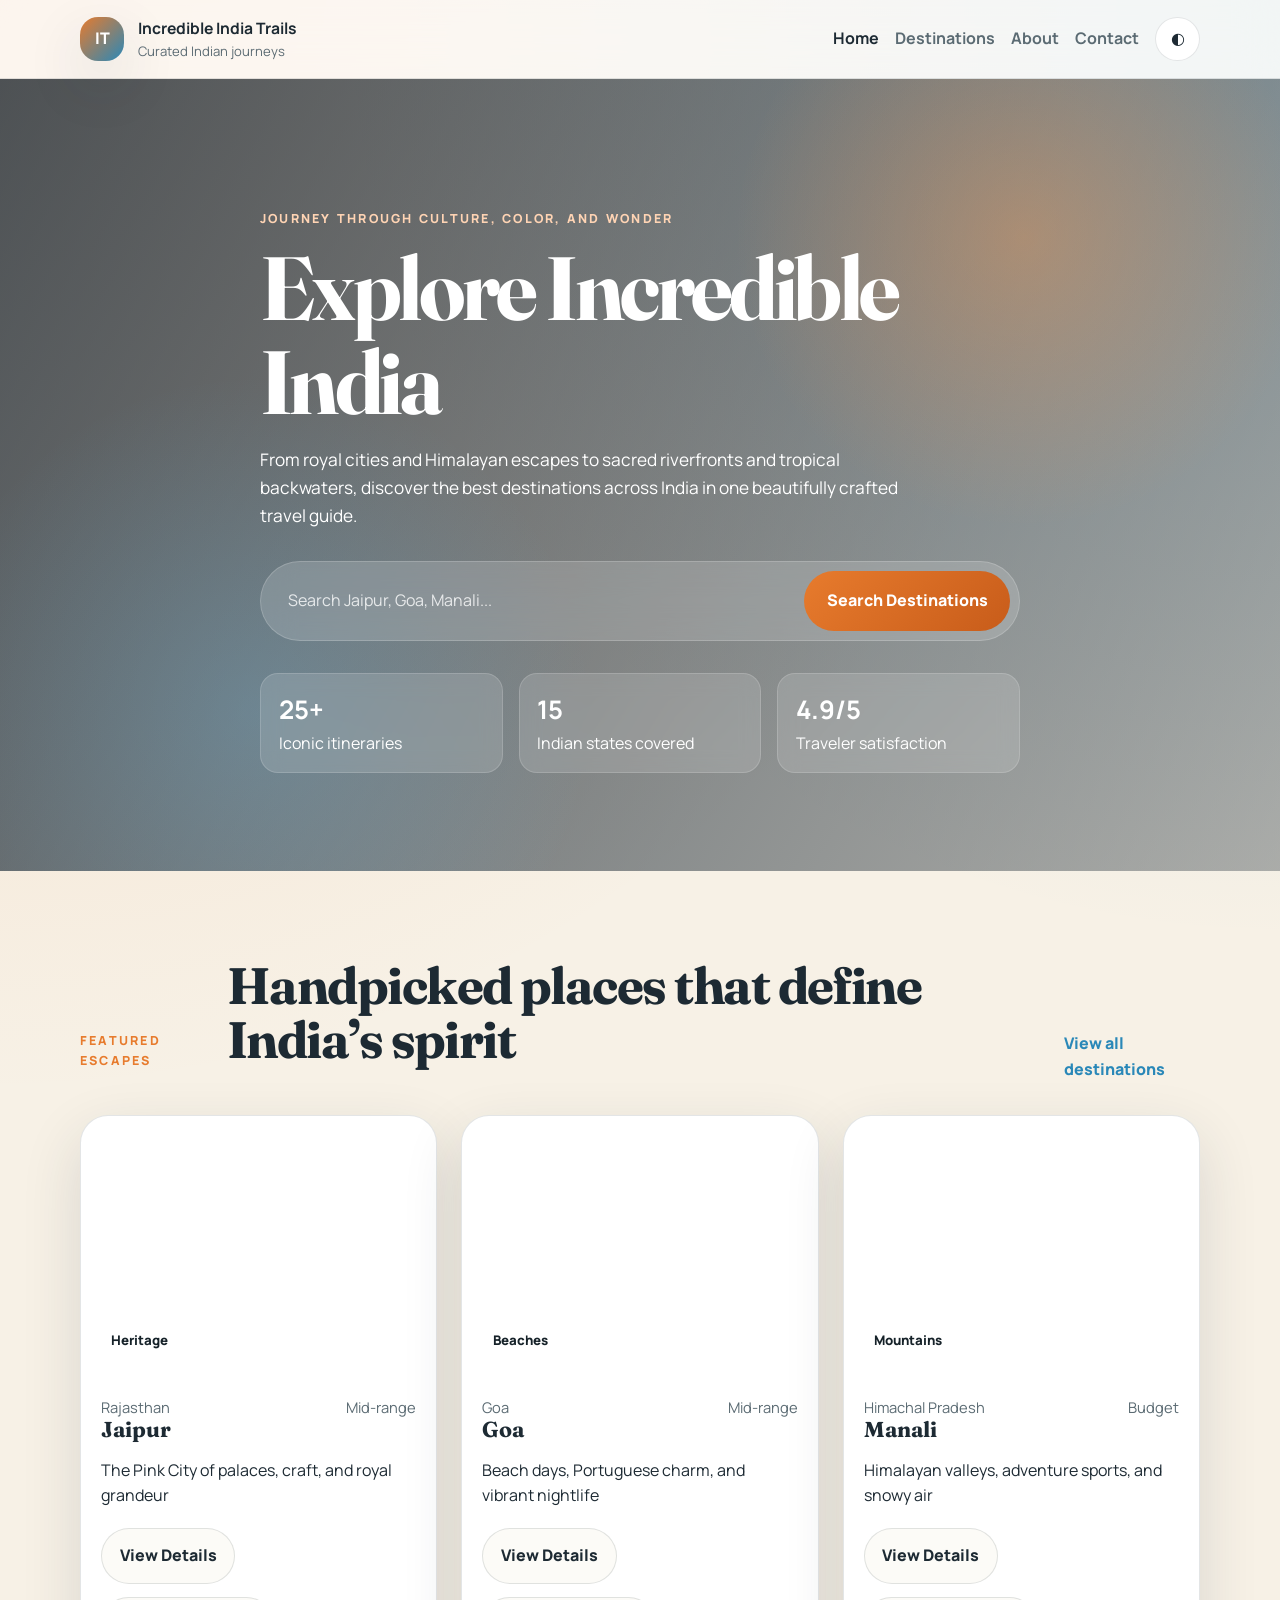
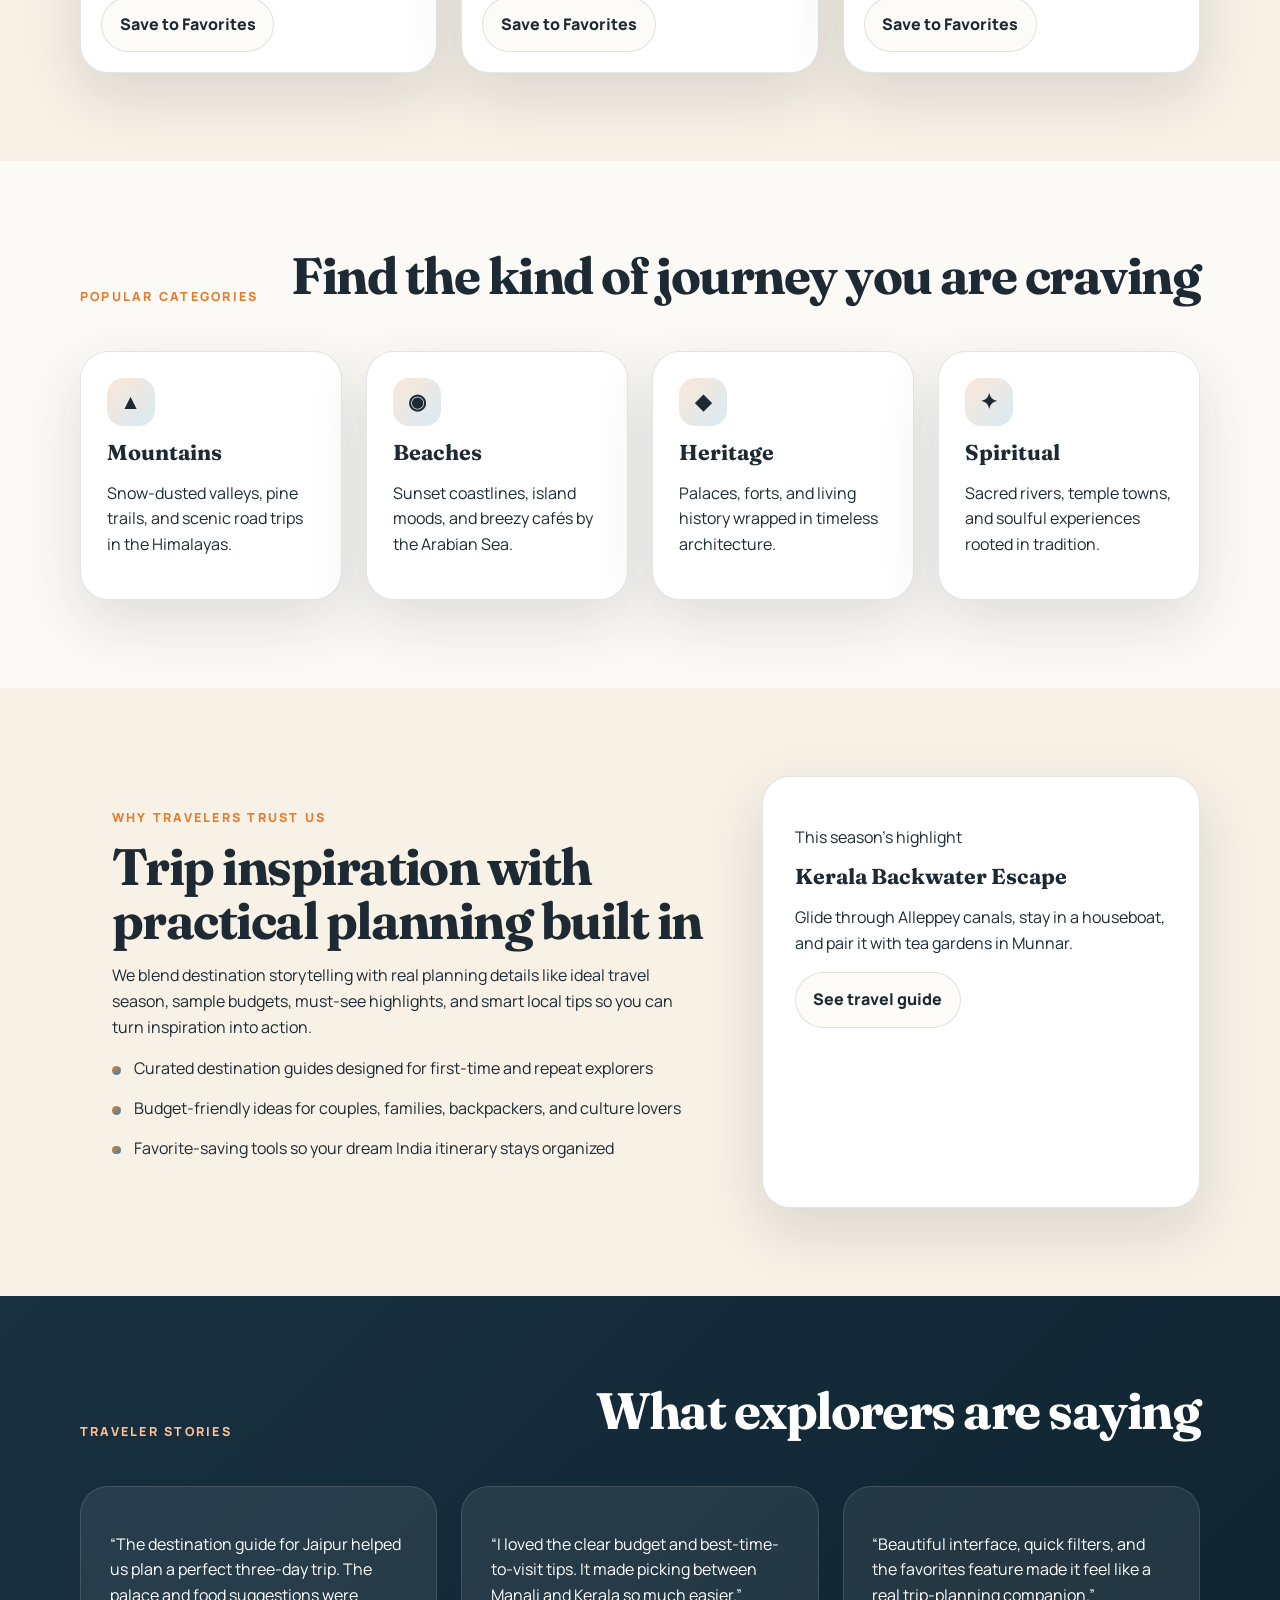
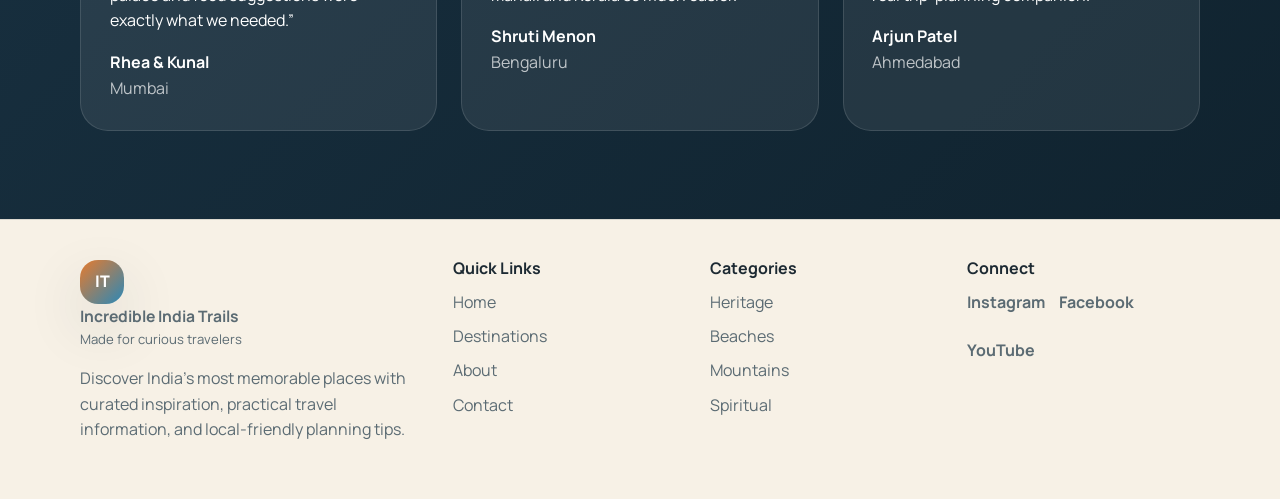
<file: index.html>
<!DOCTYPE html>
<html lang="en">
<head>
  <meta charset="UTF-8">
  <meta name="viewport" content="width=device-width, initial-scale=1.0">
  <title>Incredible India Trails | Explore Incredible India</title>
  <meta
    name="description"
    content="Discover iconic destinations across India, save your favorites, and plan unforgettable trips with Incredible India Trails."
  >
  <link rel="preconnect" href="https://fonts.googleapis.com">
  <link rel="preconnect" href="https://fonts.gstatic.com" crossorigin>
  <link
    href="https://fonts.googleapis.com/css2?family=Fraunces:wght@600;700&family=Manrope:wght@400;500;600;700;800&display=swap"
    rel="stylesheet"
  >
  <link rel="stylesheet" href="styles.css">
</head>
<body data-page="home">
  <div class="site-shell">
    <header class="site-header">
      <nav class="navbar container">
        <a class="brand" href="index.html">
          <span class="brand-mark">IT</span>
          <span>
            <strong>Incredible India Trails</strong>
            <small>Curated Indian journeys</small>
          </span>
        </a>
        <button class="nav-toggle" type="button" aria-label="Toggle navigation" data-nav-toggle>
          <span></span>
          <span></span>
          <span></span>
        </button>
        <div class="nav-links" data-nav-menu>
          <a href="index.html" class="active">Home</a>
          <a href="destinations.html">Destinations</a>
          <a href="about.html">About</a>
          <a href="contact.html">Contact</a>
          <button class="theme-toggle" type="button" data-theme-toggle aria-label="Toggle theme">
            <span class="theme-toggle__icon">◐</span>
          </button>
        </div>
      </nav>
    </header>

    <main>
      <section class="hero">
        <div class="hero__image"></div>
        <div class="hero__overlay"></div>
        <div class="container hero__content reveal">
          <p class="eyebrow">Journey through culture, color, and wonder</p>
          <h1>Explore Incredible India</h1>
          <p class="hero__lead">
            From royal cities and Himalayan escapes to sacred riverfronts and tropical backwaters,
            discover the best destinations across India in one beautifully crafted travel guide.
          </p>
          <form class="hero__search" data-home-search>
            <label class="sr-only" for="home-search">Search destinations</label>
            <input
              id="home-search"
              name="search"
              type="search"
              placeholder="Search Jaipur, Goa, Manali..."
              autocomplete="off"
            >
            <button type="submit">Search Destinations</button>
          </form>
          <div class="hero__stats">
            <article>
              <strong>25+</strong>
              <span>Iconic itineraries</span>
            </article>
            <article>
              <strong>15</strong>
              <span>Indian states covered</span>
            </article>
            <article>
              <strong>4.9/5</strong>
              <span>Traveler satisfaction</span>
            </article>
          </div>
        </div>
      </section>

      <section class="section">
        <div class="container">
          <div class="section-heading reveal">
            <p class="eyebrow">Featured escapes</p>
            <h2>Handpicked places that define India’s spirit</h2>
            <a class="text-link" href="destinations.html">View all destinations</a>
          </div>
          <div class="card-grid featured-grid" data-featured-grid></div>
        </div>
      </section>

      <section class="section section--tinted">
        <div class="container">
          <div class="section-heading reveal">
            <p class="eyebrow">Popular categories</p>
            <h2>Find the kind of journey you are craving</h2>
          </div>
          <div class="category-grid">
            <a class="category-card reveal" href="destinations.html?type=Mountains">
              <span class="category-card__icon">▲</span>
              <h3>Mountains</h3>
              <p>Snow-dusted valleys, pine trails, and scenic road trips in the Himalayas.</p>
            </a>
            <a class="category-card reveal" href="destinations.html?type=Beaches">
              <span class="category-card__icon">◉</span>
              <h3>Beaches</h3>
              <p>Sunset coastlines, island moods, and breezy cafés by the Arabian Sea.</p>
            </a>
            <a class="category-card reveal" href="destinations.html?type=Heritage">
              <span class="category-card__icon">◆</span>
              <h3>Heritage</h3>
              <p>Palaces, forts, and living history wrapped in timeless architecture.</p>
            </a>
            <a class="category-card reveal" href="destinations.html?type=Spiritual">
              <span class="category-card__icon">✦</span>
              <h3>Spiritual</h3>
              <p>Sacred rivers, temple towns, and soulful experiences rooted in tradition.</p>
            </a>
          </div>
        </div>
      </section>

      <section class="section">
        <div class="container split-panel">
          <div class="split-panel__content reveal">
            <p class="eyebrow">Why travelers trust us</p>
            <h2>Trip inspiration with practical planning built in</h2>
            <p>
              We blend destination storytelling with real planning details like ideal travel season,
              sample budgets, must-see highlights, and smart local tips so you can turn inspiration into action.
            </p>
            <ul class="check-list">
              <li>Curated destination guides designed for first-time and repeat explorers</li>
              <li>Budget-friendly ideas for couples, families, backpackers, and culture lovers</li>
              <li>Favorite-saving tools so your dream India itinerary stays organized</li>
            </ul>
          </div>
          <div class="insight-card reveal">
            <p class="insight-card__label">This season’s highlight</p>
            <h3>Kerala Backwater Escape</h3>
            <p>Glide through Alleppey canals, stay in a houseboat, and pair it with tea gardens in Munnar.</p>
            <a class="button-secondary" href="destination.html?id=kerala">See travel guide</a>
          </div>
        </div>
      </section>

      <section class="section section--dark">
        <div class="container">
          <div class="section-heading reveal">
            <p class="eyebrow">Traveler stories</p>
            <h2>What explorers are saying</h2>
          </div>
          <div class="testimonial-grid">
            <article class="testimonial-card reveal">
              <p>
                “The destination guide for Jaipur helped us plan a perfect three-day trip. The palace and food suggestions were exactly what we needed.”
              </p>
              <strong>Rhea & Kunal</strong>
              <span>Mumbai</span>
            </article>
            <article class="testimonial-card reveal">
              <p>
                “I loved the clear budget and best-time-to-visit tips. It made picking between Manali and Kerala so much easier.”
              </p>
              <strong>Shruti Menon</strong>
              <span>Bengaluru</span>
            </article>
            <article class="testimonial-card reveal">
              <p>
                “Beautiful interface, quick filters, and the favorites feature made it feel like a real trip-planning companion.”
              </p>
              <strong>Arjun Patel</strong>
              <span>Ahmedabad</span>
            </article>
          </div>
        </div>
      </section>
    </main>

    <footer class="site-footer">
      <div class="container footer-grid">
        <div>
          <a class="brand brand--footer" href="index.html">
            <span class="brand-mark">IT</span>
            <span>
              <strong>Incredible India Trails</strong>
              <small>Made for curious travelers</small>
            </span>
          </a>
          <p>
            Discover India’s most memorable places with curated inspiration, practical travel information,
            and local-friendly planning tips.
          </p>
        </div>
        <div>
          <h3>Quick Links</h3>
          <a href="index.html">Home</a>
          <a href="destinations.html">Destinations</a>
          <a href="about.html">About</a>
          <a href="contact.html">Contact</a>
        </div>
        <div>
          <h3>Categories</h3>
          <a href="destinations.html?type=Heritage">Heritage</a>
          <a href="destinations.html?type=Beaches">Beaches</a>
          <a href="destinations.html?type=Mountains">Mountains</a>
          <a href="destinations.html?type=Spiritual">Spiritual</a>
        </div>
        <div>
          <h3>Connect</h3>
          <div class="social-links">
            <a href="#" aria-label="Instagram">Instagram</a>
            <a href="#" aria-label="Facebook">Facebook</a>
            <a href="#" aria-label="YouTube">YouTube</a>
          </div>
        </div>
      </div>
    </footer>
  </div>

  <script src="data.js"></script>
  <script src="script.js"></script>
</body>
</html>
</file>
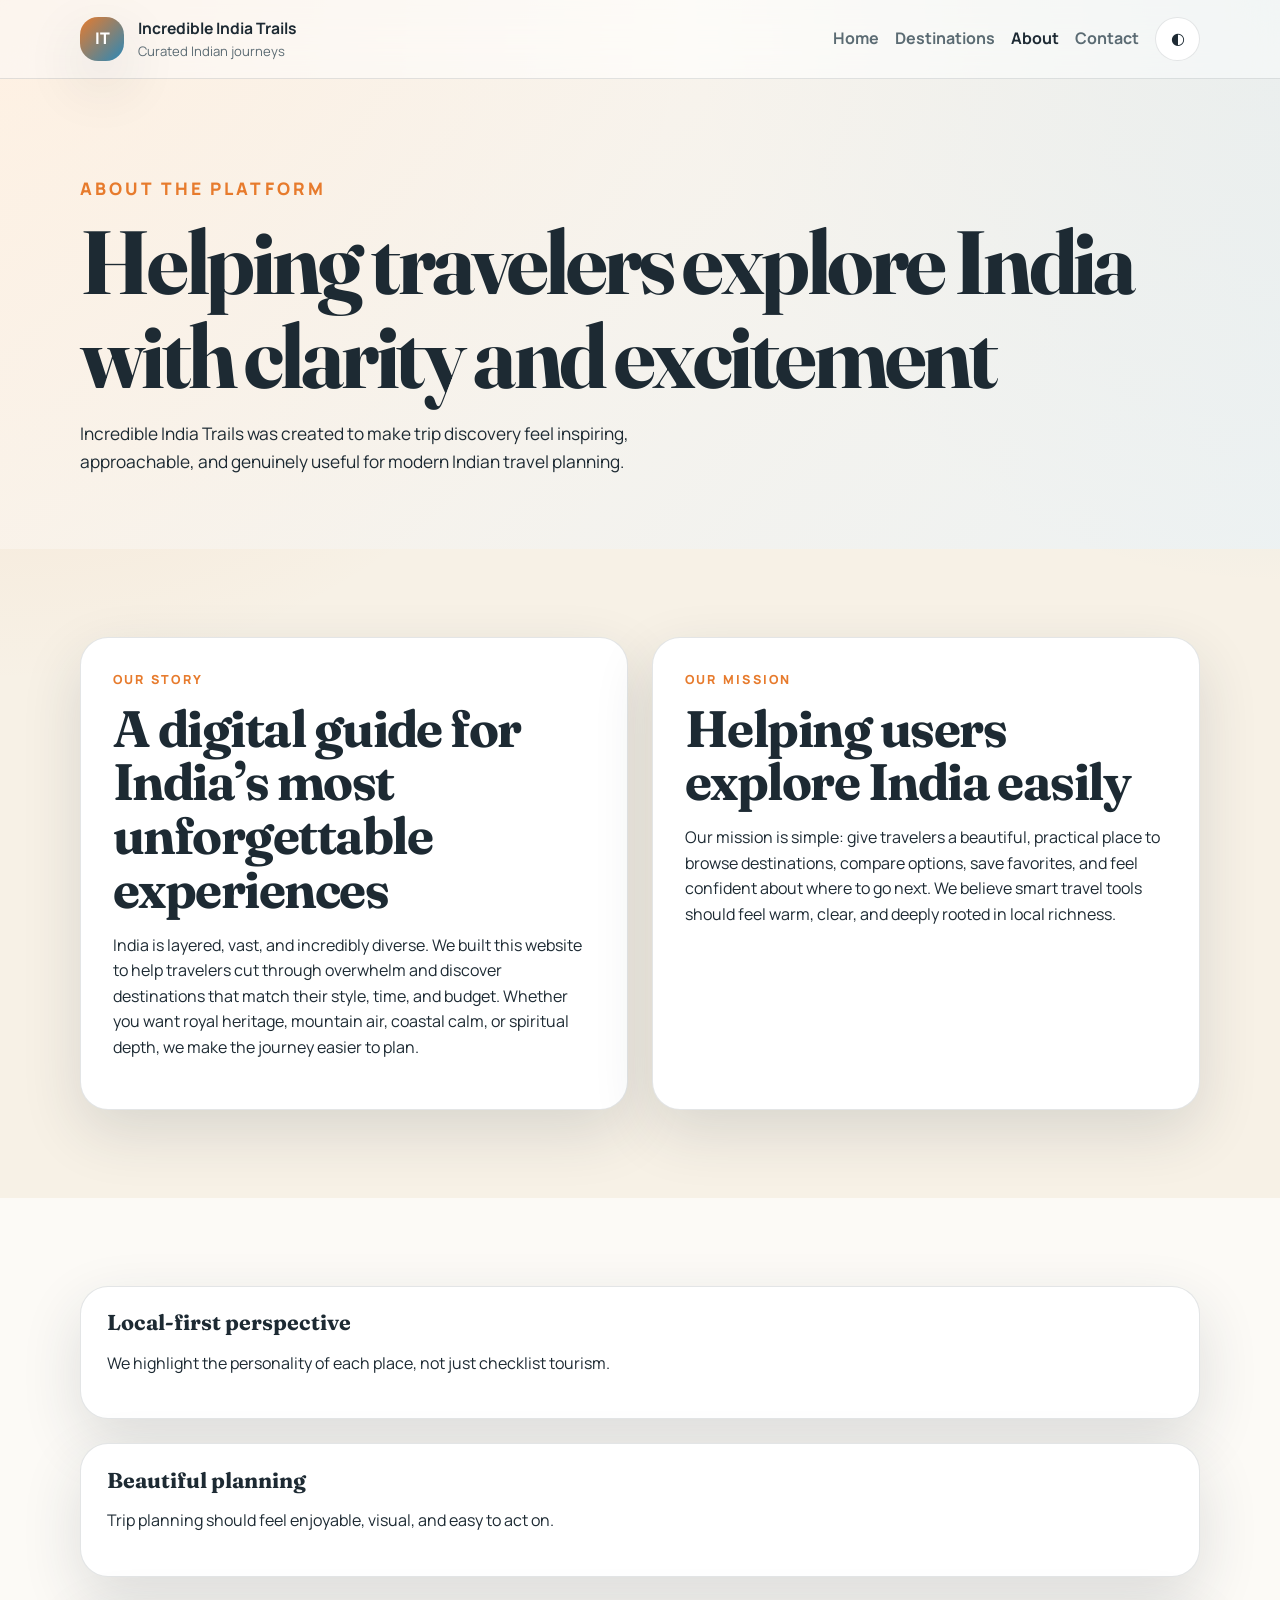
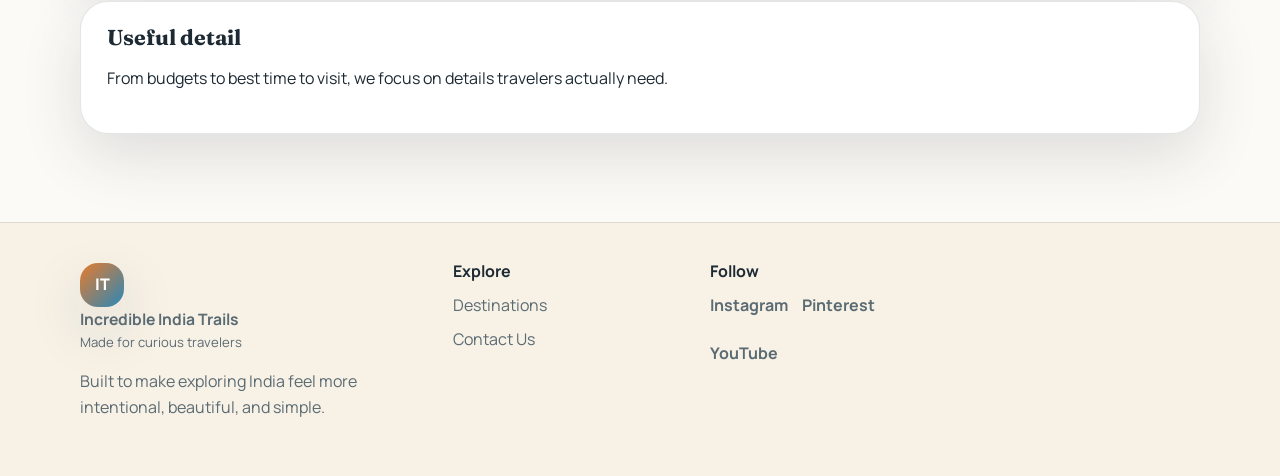
<file: about.html>
<!DOCTYPE html>
<html lang="en">
<head>
  <meta charset="UTF-8">
  <meta name="viewport" content="width=device-width, initial-scale=1.0">
  <title>About | Incredible India Trails</title>
  <meta
    name="description"
    content="Learn about Incredible India Trails and our mission to help travelers explore India easily and confidently."
  >
  <link rel="preconnect" href="https://fonts.googleapis.com">
  <link rel="preconnect" href="https://fonts.gstatic.com" crossorigin>
  <link
    href="https://fonts.googleapis.com/css2?family=Fraunces:wght@600;700&family=Manrope:wght@400;500;600;700;800&display=swap"
    rel="stylesheet"
  >
  <link rel="stylesheet" href="styles.css">
</head>
<body data-page="about">
  <div class="site-shell">
    <header class="site-header">
      <nav class="navbar container">
        <a class="brand" href="index.html">
          <span class="brand-mark">IT</span>
          <span>
            <strong>Incredible India Trails</strong>
            <small>Curated Indian journeys</small>
          </span>
        </a>
        <button class="nav-toggle" type="button" aria-label="Toggle navigation" data-nav-toggle>
          <span></span>
          <span></span>
          <span></span>
        </button>
        <div class="nav-links" data-nav-menu>
          <a href="index.html">Home</a>
          <a href="destinations.html">Destinations</a>
          <a href="about.html" class="active">About</a>
          <a href="contact.html">Contact</a>
          <button class="theme-toggle" type="button" data-theme-toggle aria-label="Toggle theme">
            <span class="theme-toggle__icon">◐</span>
          </button>
        </div>
      </nav>
    </header>

    <main>
      <section class="page-hero page-hero--about">
        <div class="container page-hero__content reveal">
          <p class="eyebrow">About the platform</p>
          <h1>Helping travelers explore India with clarity and excitement</h1>
          <p>
            Incredible India Trails was created to make trip discovery feel inspiring, approachable,
            and genuinely useful for modern Indian travel planning.
          </p>
        </div>
      </section>

      <section class="section">
        <div class="container two-column">
          <div class="content-card reveal">
            <p class="eyebrow">Our story</p>
            <h2>A digital guide for India’s most unforgettable experiences</h2>
            <p>
              India is layered, vast, and incredibly diverse. We built this website to help travelers
              cut through overwhelm and discover destinations that match their style, time, and budget.
              Whether you want royal heritage, mountain air, coastal calm, or spiritual depth, we make
              the journey easier to plan.
            </p>
          </div>
          <div class="content-card reveal">
            <p class="eyebrow">Our mission</p>
            <h2>Helping users explore India easily</h2>
            <p>
              Our mission is simple: give travelers a beautiful, practical place to browse destinations,
              compare options, save favorites, and feel confident about where to go next. We believe smart
              travel tools should feel warm, clear, and deeply rooted in local richness.
            </p>
          </div>
        </div>
      </section>

      <section class="section section--tinted">
        <div class="container values-grid">
          <article class="value-card reveal">
            <h3>Local-first perspective</h3>
            <p>We highlight the personality of each place, not just checklist tourism.</p>
          </article>
          <article class="value-card reveal">
            <h3>Beautiful planning</h3>
            <p>Trip planning should feel enjoyable, visual, and easy to act on.</p>
          </article>
          <article class="value-card reveal">
            <h3>Useful detail</h3>
            <p>From budgets to best time to visit, we focus on details travelers actually need.</p>
          </article>
        </div>
      </section>
    </main>

    <footer class="site-footer">
      <div class="container footer-grid">
        <div>
          <a class="brand brand--footer" href="index.html">
            <span class="brand-mark">IT</span>
            <span>
              <strong>Incredible India Trails</strong>
              <small>Made for curious travelers</small>
            </span>
          </a>
          <p>Built to make exploring India feel more intentional, beautiful, and simple.</p>
        </div>
        <div>
          <h3>Explore</h3>
          <a href="destinations.html">Destinations</a>
          <a href="contact.html">Contact Us</a>
        </div>
        <div>
          <h3>Follow</h3>
          <div class="social-links">
            <a href="#" aria-label="Instagram">Instagram</a>
            <a href="#" aria-label="Pinterest">Pinterest</a>
            <a href="#" aria-label="YouTube">YouTube</a>
          </div>
        </div>
      </div>
    </footer>
  </div>

  <script src="data.js"></script>
  <script src="script.js"></script>
</body>
</html>
</file>
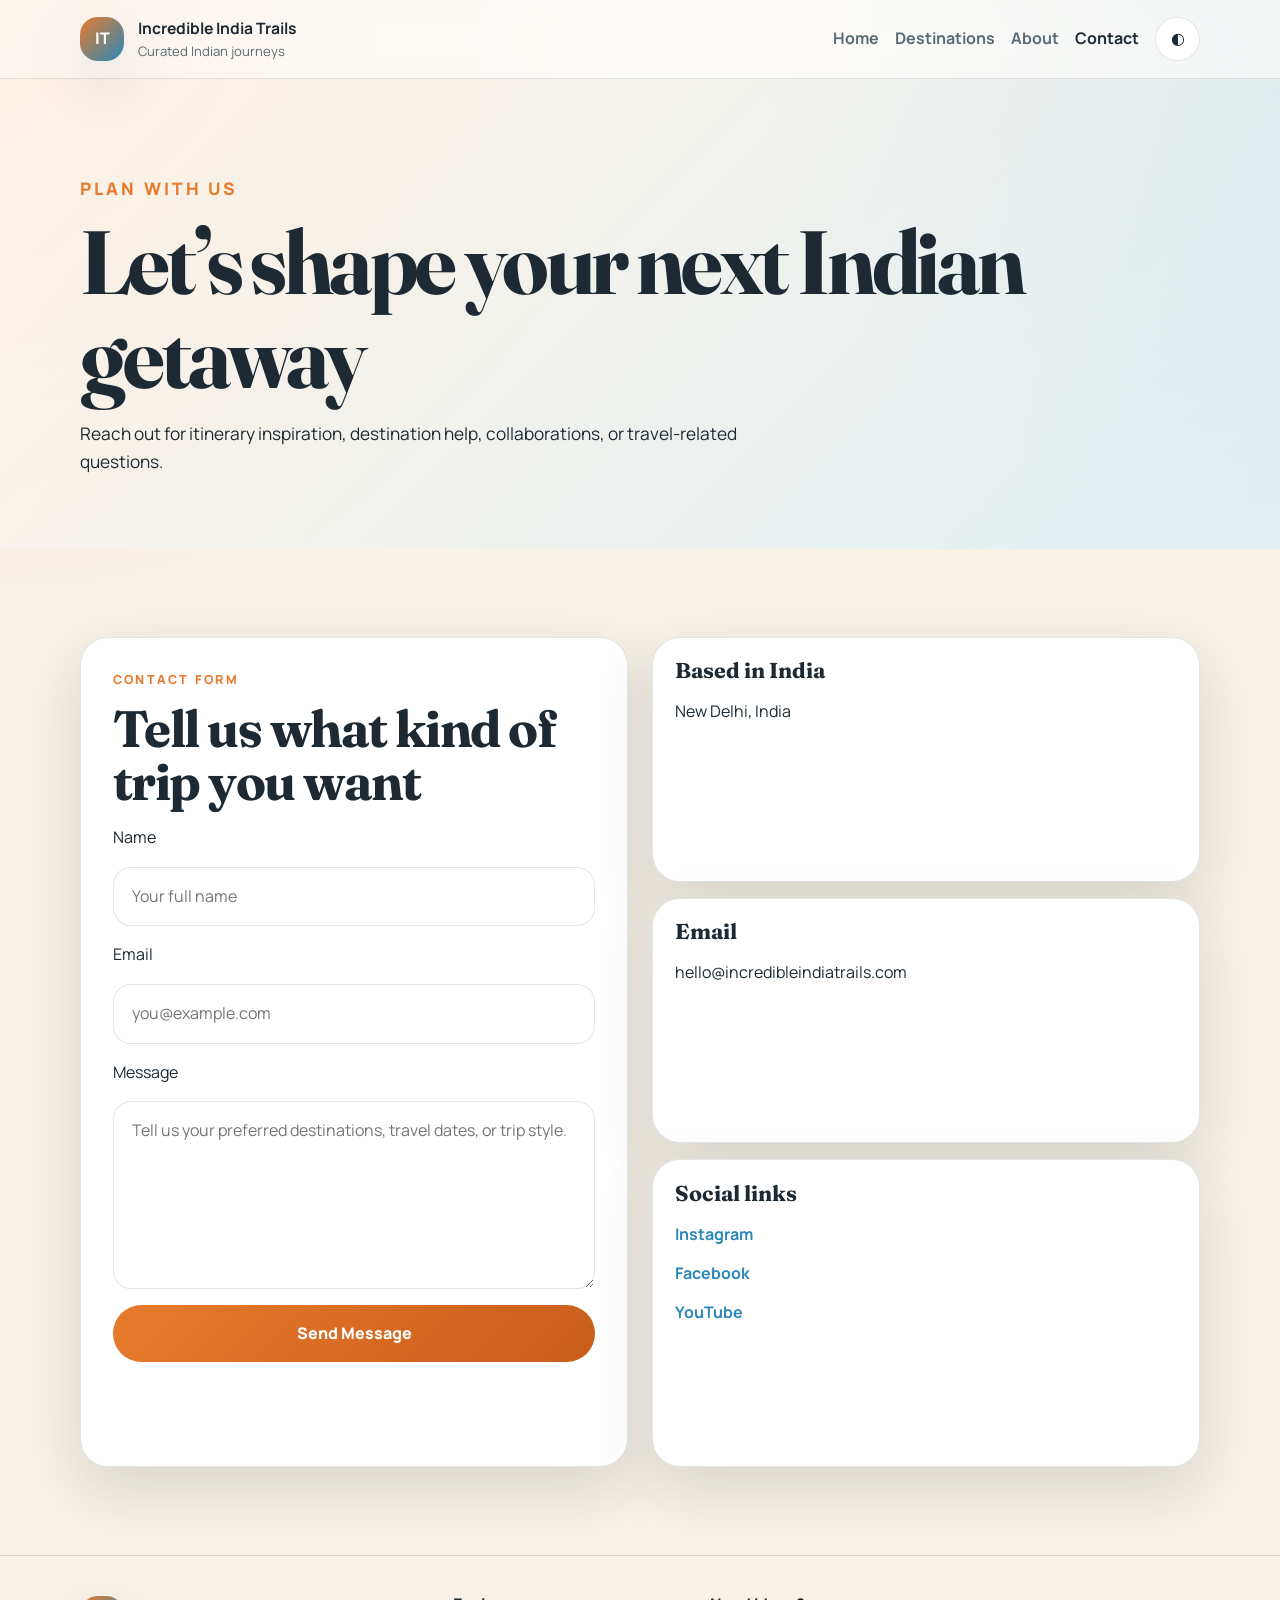
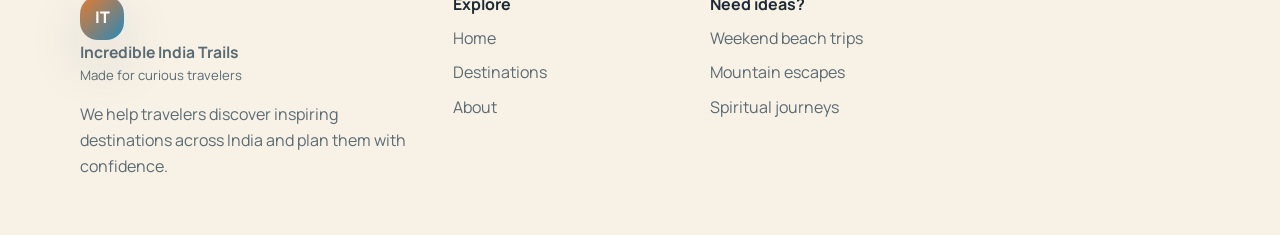
<file: contact.html>
<!DOCTYPE html>
<html lang="en">
<head>
  <meta charset="UTF-8">
  <meta name="viewport" content="width=device-width, initial-scale=1.0">
  <title>Contact | Incredible India Trails</title>
  <meta
    name="description"
    content="Get in touch with Incredible India Trails for destination ideas, itinerary help, and travel inspiration."
  >
  <link rel="preconnect" href="https://fonts.googleapis.com">
  <link rel="preconnect" href="https://fonts.gstatic.com" crossorigin>
  <link
    href="https://fonts.googleapis.com/css2?family=Fraunces:wght@600;700&family=Manrope:wght@400;500;600;700;800&display=swap"
    rel="stylesheet"
  >
  <link rel="stylesheet" href="styles.css">
</head>
<body data-page="contact">
  <div class="site-shell">
    <header class="site-header">
      <nav class="navbar container">
        <a class="brand" href="index.html">
          <span class="brand-mark">IT</span>
          <span>
            <strong>Incredible India Trails</strong>
            <small>Curated Indian journeys</small>
          </span>
        </a>
        <button class="nav-toggle" type="button" aria-label="Toggle navigation" data-nav-toggle>
          <span></span>
          <span></span>
          <span></span>
        </button>
        <div class="nav-links" data-nav-menu>
          <a href="index.html">Home</a>
          <a href="destinations.html">Destinations</a>
          <a href="about.html">About</a>
          <a href="contact.html" class="active">Contact</a>
          <button class="theme-toggle" type="button" data-theme-toggle aria-label="Toggle theme">
            <span class="theme-toggle__icon">◐</span>
          </button>
        </div>
      </nav>
    </header>

    <main>
      <section class="page-hero page-hero--contact">
        <div class="container page-hero__content reveal">
          <p class="eyebrow">Plan with us</p>
          <h1>Let’s shape your next Indian getaway</h1>
          <p>
            Reach out for itinerary inspiration, destination help, collaborations, or travel-related questions.
          </p>
        </div>
      </section>

      <section class="section">
        <div class="container contact-layout">
          <div class="contact-card reveal">
            <p class="eyebrow">Contact form</p>
            <h2>Tell us what kind of trip you want</h2>
            <form class="contact-form" data-contact-form>
              <label for="name">Name</label>
              <input id="name" name="name" type="text" placeholder="Your full name" required>

              <label for="email">Email</label>
              <input id="email" name="email" type="email" placeholder="you@example.com" required>

              <label for="message">Message</label>
              <textarea id="message" name="message" rows="6" placeholder="Tell us your preferred destinations, travel dates, or trip style." required></textarea>

              <button type="submit">Send Message</button>
              <p class="form-note" data-form-message></p>
            </form>
          </div>

          <aside class="contact-sidebar">
            <article class="info-card reveal">
              <h3>Based in India</h3>
              <p>New Delhi, India</p>
            </article>
            <article class="info-card reveal">
              <h3>Email</h3>
              <p>hello@incredibleindiatrails.com</p>
            </article>
            <article class="info-card reveal">
              <h3>Social links</h3>
              <div class="social-links social-links--column">
                <a href="#" aria-label="Instagram">Instagram</a>
                <a href="#" aria-label="Facebook">Facebook</a>
                <a href="#" aria-label="YouTube">YouTube</a>
              </div>
            </article>
          </aside>
        </div>
      </section>
    </main>

    <footer class="site-footer">
      <div class="container footer-grid">
        <div>
          <a class="brand brand--footer" href="index.html">
            <span class="brand-mark">IT</span>
            <span>
              <strong>Incredible India Trails</strong>
              <small>Made for curious travelers</small>
            </span>
          </a>
          <p>We help travelers discover inspiring destinations across India and plan them with confidence.</p>
        </div>
        <div>
          <h3>Explore</h3>
          <a href="index.html">Home</a>
          <a href="destinations.html">Destinations</a>
          <a href="about.html">About</a>
        </div>
        <div>
          <h3>Need ideas?</h3>
          <a href="destination.html?id=goa">Weekend beach trips</a>
          <a href="destination.html?id=manali">Mountain escapes</a>
          <a href="destination.html?id=varanasi">Spiritual journeys</a>
        </div>
      </div>
    </footer>
  </div>

  <script src="data.js"></script>
  <script src="script.js"></script>
</body>
</html>
</file>
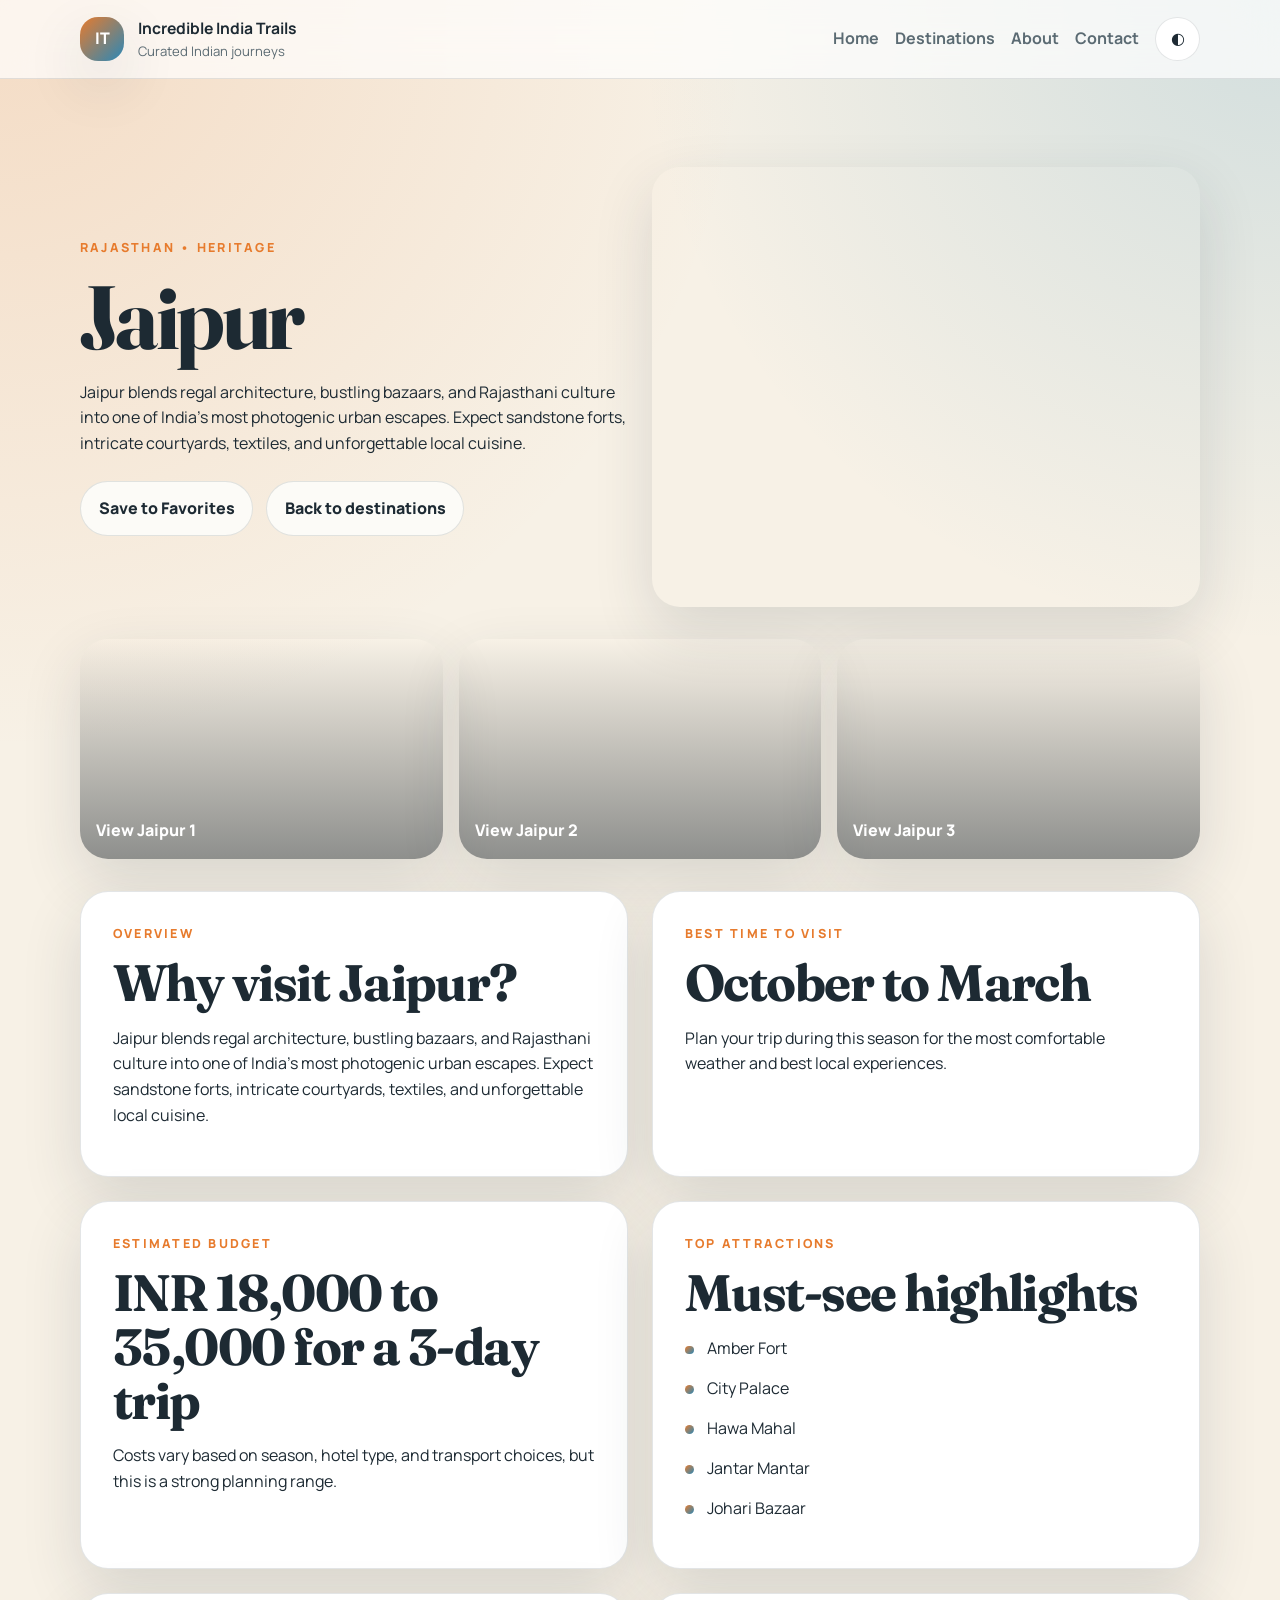
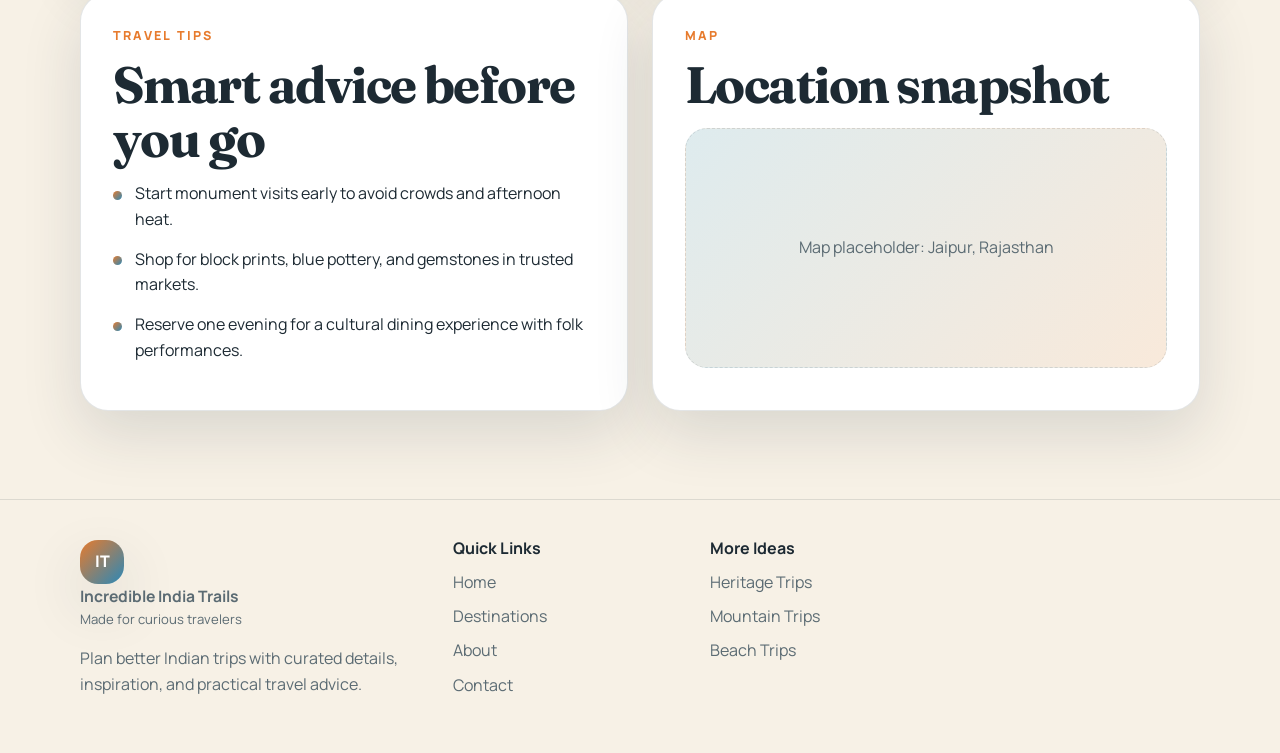
<file: destination.html>
<!DOCTYPE html>
<html lang="en">
<head>
  <meta charset="UTF-8">
  <meta name="viewport" content="width=device-width, initial-scale=1.0">
  <title>Destination Details | Incredible India Trails</title>
  <meta
    name="description"
    content="Explore destination details for India's most loved tourist places, including attractions, best time to visit, budgets, and travel tips."
  >
  <link rel="preconnect" href="https://fonts.googleapis.com">
  <link rel="preconnect" href="https://fonts.gstatic.com" crossorigin>
  <link
    href="https://fonts.googleapis.com/css2?family=Fraunces:wght@600;700&family=Manrope:wght@400;500;600;700;800&display=swap"
    rel="stylesheet"
  >
  <link rel="stylesheet" href="styles.css">
</head>
<body data-page="destination">
  <div class="site-shell">
    <header class="site-header">
      <nav class="navbar container">
        <a class="brand" href="index.html">
          <span class="brand-mark">IT</span>
          <span>
            <strong>Incredible India Trails</strong>
            <small>Curated Indian journeys</small>
          </span>
        </a>
        <button class="nav-toggle" type="button" aria-label="Toggle navigation" data-nav-toggle>
          <span></span>
          <span></span>
          <span></span>
        </button>
        <div class="nav-links" data-nav-menu>
          <a href="index.html">Home</a>
          <a href="destinations.html">Destinations</a>
          <a href="about.html">About</a>
          <a href="contact.html">Contact</a>
          <button class="theme-toggle" type="button" data-theme-toggle aria-label="Toggle theme">
            <span class="theme-toggle__icon">◐</span>
          </button>
        </div>
      </nav>
    </header>

    <main>
      <section class="section destination-layout">
        <div class="container" data-destination-detail></div>
      </section>
    </main>

    <footer class="site-footer">
      <div class="container footer-grid">
        <div>
          <a class="brand brand--footer" href="index.html">
            <span class="brand-mark">IT</span>
            <span>
              <strong>Incredible India Trails</strong>
              <small>Made for curious travelers</small>
            </span>
          </a>
          <p>Plan better Indian trips with curated details, inspiration, and practical travel advice.</p>
        </div>
        <div>
          <h3>Quick Links</h3>
          <a href="index.html">Home</a>
          <a href="destinations.html">Destinations</a>
          <a href="about.html">About</a>
          <a href="contact.html">Contact</a>
        </div>
        <div>
          <h3>More Ideas</h3>
          <a href="destinations.html?type=Heritage">Heritage Trips</a>
          <a href="destinations.html?type=Mountains">Mountain Trips</a>
          <a href="destinations.html?type=Beaches">Beach Trips</a>
        </div>
      </div>
    </footer>
  </div>

  <script src="data.js"></script>
  <script src="script.js"></script>
</body>
</html>
</file>
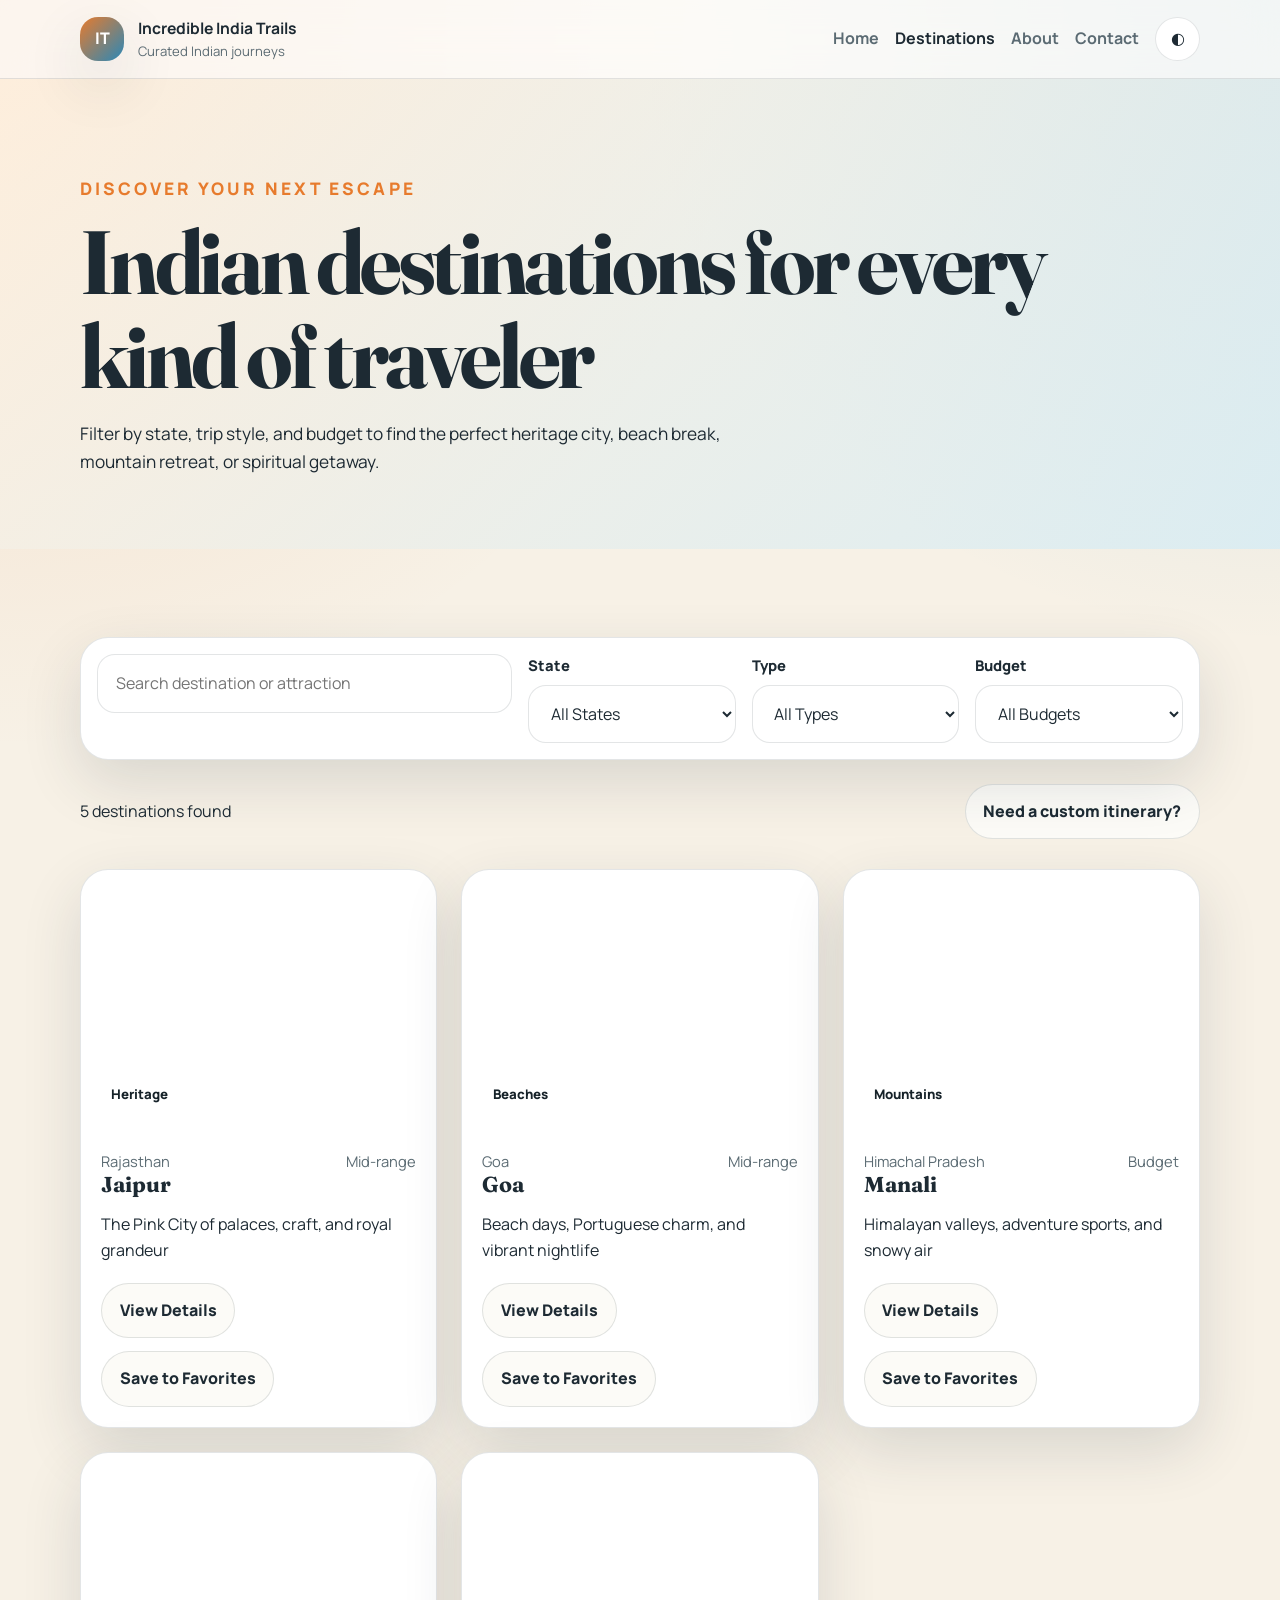
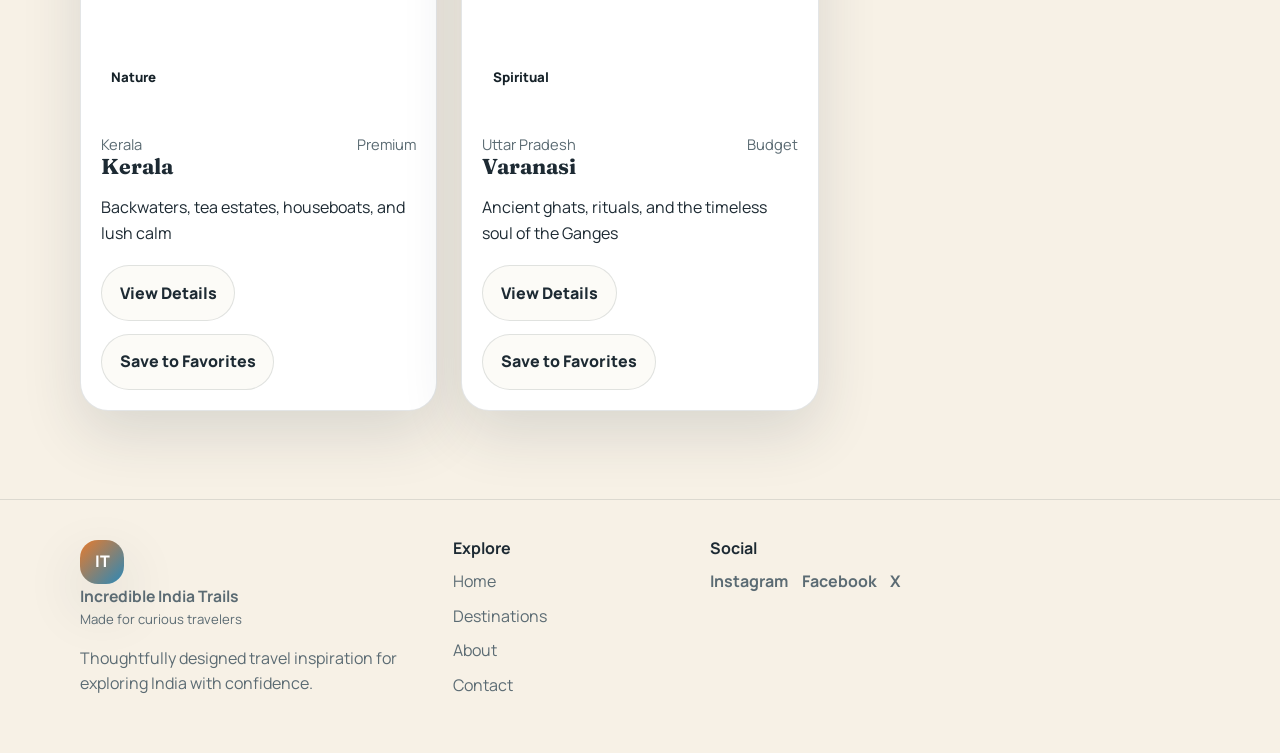
<file: destinations.html>
<!DOCTYPE html>
<html lang="en">
<head>
  <meta charset="UTF-8">
  <meta name="viewport" content="width=device-width, initial-scale=1.0">
  <title>Destinations | Incredible India Trails</title>
  <meta
    name="description"
    content="Browse Indian tourist destinations with filters for state, type, and budget. Save your favorites and plan your next trip."
  >
  <link rel="preconnect" href="https://fonts.googleapis.com">
  <link rel="preconnect" href="https://fonts.gstatic.com" crossorigin>
  <link
    href="https://fonts.googleapis.com/css2?family=Fraunces:wght@600;700&family=Manrope:wght@400;500;600;700;800&display=swap"
    rel="stylesheet"
  >
  <link rel="stylesheet" href="styles.css">
</head>
<body data-page="destinations">
  <div class="site-shell">
    <header class="site-header">
      <nav class="navbar container">
        <a class="brand" href="index.html">
          <span class="brand-mark">IT</span>
          <span>
            <strong>Incredible India Trails</strong>
            <small>Curated Indian journeys</small>
          </span>
        </a>
        <button class="nav-toggle" type="button" aria-label="Toggle navigation" data-nav-toggle>
          <span></span>
          <span></span>
          <span></span>
        </button>
        <div class="nav-links" data-nav-menu>
          <a href="index.html">Home</a>
          <a href="destinations.html" class="active">Destinations</a>
          <a href="about.html">About</a>
          <a href="contact.html">Contact</a>
          <button class="theme-toggle" type="button" data-theme-toggle aria-label="Toggle theme">
            <span class="theme-toggle__icon">◐</span>
          </button>
        </div>
      </nav>
    </header>

    <main>
      <section class="page-hero page-hero--destinations">
        <div class="container page-hero__content reveal">
          <p class="eyebrow">Discover your next escape</p>
          <h1>Indian destinations for every kind of traveler</h1>
          <p>
            Filter by state, trip style, and budget to find the perfect heritage city, beach break,
            mountain retreat, or spiritual getaway.
          </p>
        </div>
      </section>

      <section class="section">
        <div class="container">
          <div class="filters-panel reveal">
            <div class="search-input">
              <label class="sr-only" for="destination-search">Search destination</label>
              <input id="destination-search" type="search" placeholder="Search destination or attraction" data-search-input>
            </div>
            <div class="filter-group">
              <label for="state-filter">State</label>
              <select id="state-filter" data-state-filter>
                <option value="All">All States</option>
              </select>
            </div>
            <div class="filter-group">
              <label for="type-filter">Type</label>
              <select id="type-filter" data-type-filter>
                <option value="All">All Types</option>
              </select>
            </div>
            <div class="filter-group">
              <label for="budget-filter">Budget</label>
              <select id="budget-filter" data-budget-filter>
                <option value="All">All Budgets</option>
                <option value="Budget">Budget</option>
                <option value="Mid-range">Mid-range</option>
                <option value="Premium">Premium</option>
              </select>
            </div>
          </div>

          <div class="results-toolbar">
            <p data-results-count>0 destinations found</p>
            <a class="button-secondary" href="contact.html">Need a custom itinerary?</a>
          </div>

          <div class="card-grid destination-grid" data-destination-grid></div>
          <p class="empty-state" data-empty-state hidden>
            No destinations match those filters right now. Try a different state, type, or budget.
          </p>
        </div>
      </section>
    </main>

    <footer class="site-footer">
      <div class="container footer-grid">
        <div>
          <a class="brand brand--footer" href="index.html">
            <span class="brand-mark">IT</span>
            <span>
              <strong>Incredible India Trails</strong>
              <small>Made for curious travelers</small>
            </span>
          </a>
          <p>Thoughtfully designed travel inspiration for exploring India with confidence.</p>
        </div>
        <div>
          <h3>Explore</h3>
          <a href="index.html">Home</a>
          <a href="destinations.html">Destinations</a>
          <a href="about.html">About</a>
          <a href="contact.html">Contact</a>
        </div>
        <div>
          <h3>Social</h3>
          <div class="social-links">
            <a href="#" aria-label="Instagram">Instagram</a>
            <a href="#" aria-label="Facebook">Facebook</a>
            <a href="#" aria-label="X">X</a>
          </div>
        </div>
      </div>
    </footer>
  </div>

  <script src="data.js"></script>
  <script src="script.js"></script>
</body>
</html>
</file>
<file: styles.css>
:root {
  color-scheme: light;
  --bg: #f7f1e6;
  --bg-elevated: rgba(255, 255, 255, 0.78);
  --bg-soft: #fff8f0;
  --surface: #ffffff;
  --surface-strong: #fcfbf7;
  --text: #1d2a33;
  --muted: #5b6b73;
  --border: rgba(29, 42, 51, 0.12);
  --accent: #e77b2d;
  --accent-strong: #c85c1a;
  --sky: #2a88b8;
  --earth: #7f5a44;
  --shadow: 0 22px 60px rgba(38, 53, 66, 0.14);
  --radius-lg: 28px;
  --radius-md: 18px;
  --radius-sm: 12px;
  --container: min(1120px, calc(100vw - 2rem));
  --transition: 220ms ease;
}

:root[data-theme="dark"] {
  color-scheme: dark;
  --bg: #10181d;
  --bg-elevated: rgba(22, 31, 36, 0.86);
  --bg-soft: #152128;
  --surface: #17232b;
  --surface-strong: #1e2e38;
  --text: #edf4f7;
  --muted: #adc0c8;
  --border: rgba(237, 244, 247, 0.12);
  --accent: #ff9a4b;
  --accent-strong: #ffb36f;
  --sky: #69c0f0;
  --earth: #d1aa87;
  --shadow: 0 24px 60px rgba(0, 0, 0, 0.35);
}

* {
  box-sizing: border-box;
}

html {
  scroll-behavior: smooth;
}

body {
  margin: 0;
  background:
    radial-gradient(circle at top left, rgba(231, 123, 45, 0.18), transparent 28%),
    radial-gradient(circle at top right, rgba(42, 136, 184, 0.18), transparent 24%),
    var(--bg);
  color: var(--text);
  font-family: "Manrope", sans-serif;
  line-height: 1.6;
}

a {
  color: inherit;
  text-decoration: none;
}

img {
  max-width: 100%;
  display: block;
}

button,
input,
select,
textarea {
  font: inherit;
}

button,
.button-secondary {
  border: 0;
  border-radius: 999px;
  cursor: pointer;
  transition: transform var(--transition), background var(--transition), color var(--transition), border-color var(--transition);
}

button:hover,
.button-secondary:hover {
  transform: translateY(-2px);
}

.site-shell {
  min-height: 100vh;
}

.container {
  width: var(--container);
  margin: 0 auto;
}

.sr-only {
  position: absolute;
  width: 1px;
  height: 1px;
  padding: 0;
  margin: -1px;
  overflow: hidden;
  clip: rect(0, 0, 0, 0);
  white-space: nowrap;
  border: 0;
}

.site-header {
  position: sticky;
  top: 0;
  z-index: 20;
  backdrop-filter: blur(20px);
  background: color-mix(in srgb, var(--bg-elevated) 90%, transparent);
  border-bottom: 1px solid var(--border);
}

.navbar {
  display: flex;
  align-items: center;
  justify-content: space-between;
  gap: 1rem;
  padding: 1rem 0;
}

.brand {
  display: inline-flex;
  align-items: center;
  gap: 0.85rem;
}

.brand strong,
.brand small {
  display: block;
}

.brand strong {
  font-size: 0.98rem;
}

.brand small {
  color: var(--muted);
  font-size: 0.82rem;
}

.brand-mark {
  display: inline-grid;
  place-items: center;
  width: 2.75rem;
  height: 2.75rem;
  border-radius: 18px;
  background: linear-gradient(135deg, var(--accent), var(--sky));
  color: white;
  font-weight: 800;
  box-shadow: var(--shadow);
}

.nav-links {
  display: flex;
  align-items: center;
  gap: 1rem;
}

.nav-links a {
  color: var(--muted);
  font-weight: 700;
}

.nav-links a.active,
.nav-links a:hover {
  color: var(--text);
}

.nav-toggle {
  display: none;
  padding: 0.55rem;
  background: transparent;
}

.nav-toggle span {
  display: block;
  width: 1.4rem;
  height: 2px;
  margin: 0.25rem 0;
  background: var(--text);
}

.theme-toggle {
  display: inline-grid;
  place-items: center;
  width: 2.8rem;
  height: 2.8rem;
  background: var(--surface);
  color: var(--text);
  box-shadow: inset 0 0 0 1px var(--border);
}

.hero,
.page-hero {
  position: relative;
  overflow: hidden;
}

.hero {
  min-height: 88vh;
  display: grid;
  align-items: center;
}

.hero__image,
.hero__overlay {
  position: absolute;
  inset: 0;
}

.hero__image {
  background:
    linear-gradient(120deg, rgba(9, 24, 37, 0.72), rgba(9, 24, 37, 0.3)),
    url("https://images.unsplash.com/photo-1564507592333-c60657eea523?auto=format&fit=crop&w=1600&q=80") center/cover no-repeat;
  transform: scale(1.06);
}

.hero__overlay {
  background:
    radial-gradient(circle at 80% 20%, rgba(255, 154, 75, 0.35), transparent 24%),
    radial-gradient(circle at 20% 80%, rgba(105, 192, 240, 0.24), transparent 28%);
}

.hero__content,
.page-hero__content {
  position: relative;
  z-index: 1;
}

.hero__content {
  color: white;
  padding: 7rem 0 5rem;
  max-width: 760px;
}

.eyebrow {
  margin: 0 0 0.75rem;
  text-transform: uppercase;
  letter-spacing: 0.18em;
  font-size: 0.78rem;
  font-weight: 800;
  color: var(--accent);
}

.hero .eyebrow {
  color: #ffd4b4;
}

h1,
h2,
h3 {
  margin: 0 0 1rem;
  font-family: "Fraunces", serif;
  line-height: 1.05;
}

h1 {
  font-size: clamp(3.2rem, 7vw, 6rem);
  letter-spacing: -0.04em;
}

h2 {
  font-size: clamp(2rem, 4vw, 3.3rem);
  letter-spacing: -0.03em;
}

h3 {
  font-size: 1.35rem;
}

.hero__lead,
.page-hero__content p {
  max-width: 60ch;
  font-size: 1.08rem;
}

.hero__search,
.contact-form {
  display: grid;
  gap: 1rem;
}

.hero__search {
  grid-template-columns: 1fr auto;
  margin: 2rem 0;
  padding: 0.55rem;
  background: rgba(255, 255, 255, 0.16);
  backdrop-filter: blur(16px);
  border: 1px solid rgba(255, 255, 255, 0.18);
  border-radius: 999px;
}

.hero__search input,
.search-input input,
.filter-group select,
.contact-form input,
.contact-form textarea {
  width: 100%;
  border: 1px solid var(--border);
  border-radius: 18px;
  background: var(--surface);
  color: var(--text);
  padding: 1rem 1.1rem;
  outline: none;
}

.hero__search input {
  background: transparent;
  color: white;
  border-color: transparent;
}

.hero__search input::placeholder {
  color: rgba(255, 255, 255, 0.8);
}

.hero__search button,
.contact-form button {
  padding: 1rem 1.4rem;
  background: linear-gradient(135deg, var(--accent), var(--accent-strong));
  color: white;
  font-weight: 800;
}

.hero__stats {
  display: grid;
  grid-template-columns: repeat(3, minmax(0, 1fr));
  gap: 1rem;
}

.hero__stats article {
  padding: 1rem 1.1rem;
  background: rgba(255, 255, 255, 0.14);
  border: 1px solid rgba(255, 255, 255, 0.16);
  border-radius: var(--radius-md);
  backdrop-filter: blur(10px);
}

.hero__stats strong {
  display: block;
  font-size: 1.6rem;
}

.section {
  padding: 5.5rem 0;
}

.section--tinted {
  background: color-mix(in srgb, var(--surface) 65%, transparent);
}

.section--dark {
  background: linear-gradient(135deg, #183040, #10232f);
  color: white;
}

.section--dark .eyebrow {
  color: #ffbf93;
}

.section-heading {
  display: flex;
  align-items: end;
  justify-content: space-between;
  gap: 1rem;
  margin-bottom: 2rem;
}

.text-link {
  color: var(--sky);
  font-weight: 800;
}

.card-grid,
.category-grid,
.testimonial-grid,
.values-grid {
  display: grid;
  gap: 1.5rem;
}

.featured-grid {
  grid-template-columns: repeat(3, minmax(0, 1fr));
}

.destination-grid {
  grid-template-columns: repeat(3, minmax(0, 1fr));
}

.category-grid {
  grid-template-columns: repeat(4, minmax(0, 1fr));
}

.testimonial-grid {
  grid-template-columns: repeat(3, minmax(0, 1fr));
}

.destination-card,
.category-card,
.testimonial-card,
.content-card,
.insight-card,
.value-card,
.contact-card,
.info-card {
  background: var(--surface);
  border: 1px solid var(--border);
  border-radius: var(--radius-lg);
  box-shadow: var(--shadow);
}

.destination-card {
  overflow: hidden;
}

.destination-card__image {
  position: relative;
  min-height: 260px;
  background-size: cover;
  background-position: center;
}

.destination-chip {
  position: absolute;
  left: 1rem;
  bottom: 1rem;
  padding: 0.55rem 0.9rem;
  border-radius: 999px;
  background: rgba(255, 255, 255, 0.9);
  color: #162229;
  font-size: 0.83rem;
  font-weight: 800;
}

.destination-card__content {
  padding: 1.25rem;
}

.destination-card__meta {
  display: flex;
  justify-content: space-between;
  gap: 1rem;
  color: var(--muted);
  font-size: 0.92rem;
}

.destination-card__actions {
  display: flex;
  flex-wrap: wrap;
  gap: 0.8rem;
  margin-top: 1.2rem;
}

.favorite-btn,
.button-secondary {
  display: inline-flex;
  align-items: center;
  justify-content: center;
  padding: 0.88rem 1.1rem;
  background: var(--surface-strong);
  color: var(--text);
  border: 1px solid var(--border);
  font-weight: 800;
}

.favorite-btn.is-active {
  background: color-mix(in srgb, var(--accent) 16%, var(--surface));
  border-color: color-mix(in srgb, var(--accent) 55%, var(--border));
  color: var(--accent-strong);
}

.category-card,
.value-card {
  padding: 1.6rem;
}

.category-card__icon {
  display: inline-grid;
  place-items: center;
  width: 3rem;
  height: 3rem;
  margin-bottom: 1rem;
  border-radius: 16px;
  background: linear-gradient(135deg, rgba(231, 123, 45, 0.18), rgba(42, 136, 184, 0.18));
  font-size: 1.3rem;
  font-weight: 800;
}

.split-panel {
  display: grid;
  grid-template-columns: 1.2fr 0.8fr;
  gap: 1.5rem;
  align-items: stretch;
}

.split-panel__content,
.insight-card {
  padding: 2rem;
}

.check-list {
  list-style: none;
  padding: 0;
  margin: 1rem 0 0;
}

.check-list li {
  position: relative;
  padding-left: 1.4rem;
  margin-bottom: 0.9rem;
}

.check-list li::before {
  content: "";
  position: absolute;
  left: 0;
  top: 0.6rem;
  width: 0.55rem;
  height: 0.55rem;
  border-radius: 999px;
  background: linear-gradient(135deg, var(--accent), var(--sky));
}

.testimonial-card {
  padding: 1.8rem;
  background: rgba(255, 255, 255, 0.08);
  border-color: rgba(255, 255, 255, 0.12);
  box-shadow: none;
}

.testimonial-card span {
  display: block;
  color: rgba(255, 255, 255, 0.7);
}

.page-hero {
  padding: 6rem 0 3.5rem;
}

.page-hero--destinations {
  background:
    linear-gradient(135deg, rgba(255, 241, 224, 0.84), rgba(213, 236, 245, 0.78)),
    url("https://images.unsplash.com/photo-1518005020951-eccb494ad742?auto=format&fit=crop&w=1500&q=80") center/cover no-repeat;
}

.page-hero--about {
  background:
    linear-gradient(135deg, rgba(255, 244, 232, 0.86), rgba(234, 242, 246, 0.76)),
    url("https://images.unsplash.com/photo-1518002054494-3a6f94352e9d?auto=format&fit=crop&w=1500&q=80") center/cover no-repeat;
}

.page-hero--contact {
  background:
    linear-gradient(135deg, rgba(255, 244, 232, 0.88), rgba(219, 238, 247, 0.76)),
    url("https://images.unsplash.com/photo-1526778548025-fa2f459cd5ce?auto=format&fit=crop&w=1500&q=80") center/cover no-repeat;
}

.filters-panel {
  display: grid;
  grid-template-columns: 2fr 1fr 1fr 1fr;
  gap: 1rem;
  padding: 1rem;
  border-radius: var(--radius-lg);
  background: var(--surface);
  border: 1px solid var(--border);
  box-shadow: var(--shadow);
}

.filter-group {
  display: grid;
  gap: 0.5rem;
}

.filter-group label {
  font-size: 0.92rem;
  font-weight: 800;
}

.results-toolbar {
  display: flex;
  justify-content: space-between;
  align-items: center;
  gap: 1rem;
  margin: 1.4rem 0 1.8rem;
}

.empty-state {
  text-align: center;
  padding: 1.25rem;
  border-radius: var(--radius-md);
  background: var(--surface);
  border: 1px dashed var(--border);
}

.destination-detail__hero {
  display: grid;
  grid-template-columns: 1fr 1fr;
  gap: 1.5rem;
  align-items: center;
}

.destination-detail__cover,
.gallery-tile {
  border-radius: var(--radius-lg);
  background-size: cover;
  background-position: center;
  box-shadow: var(--shadow);
}

.destination-detail__cover {
  min-height: 440px;
}

.destination-detail__actions {
  display: flex;
  flex-wrap: wrap;
  gap: 0.8rem;
  margin-top: 1.5rem;
}

.gallery-grid {
  display: grid;
  grid-template-columns: repeat(3, minmax(0, 1fr));
  gap: 1rem;
  margin: 2rem 0;
}

.gallery-tile {
  min-height: 220px;
  position: relative;
  overflow: hidden;
}

.gallery-tile::after {
  content: "";
  position: absolute;
  inset: 0;
  background: linear-gradient(to top, rgba(14, 24, 32, 0.45), transparent);
}

.gallery-tile span {
  position: absolute;
  left: 1rem;
  bottom: 1rem;
  z-index: 1;
  color: white;
  font-weight: 800;
}

.destination-content,
.two-column,
.contact-layout {
  display: grid;
  gap: 1.5rem;
}

.destination-content {
  grid-template-columns: repeat(2, minmax(0, 1fr));
}

.two-column,
.contact-layout {
  grid-template-columns: repeat(2, minmax(0, 1fr));
}

.content-card,
.contact-card {
  padding: 2rem;
}

.map-placeholder {
  display: grid;
  place-items: center;
  min-height: 240px;
  border-radius: 22px;
  background:
    linear-gradient(135deg, rgba(42, 136, 184, 0.14), rgba(231, 123, 45, 0.14)),
    var(--surface-strong);
  border: 1px dashed var(--border);
  color: var(--muted);
  text-align: center;
}

.contact-sidebar {
  display: grid;
  gap: 1rem;
}

.info-card {
  padding: 1.4rem;
}

.social-links {
  display: flex;
  flex-wrap: wrap;
  gap: 0.85rem;
}

.social-links--column {
  flex-direction: column;
  align-items: flex-start;
}

.social-links a {
  color: var(--sky);
  font-weight: 700;
}

.form-note {
  min-height: 1.5rem;
  color: var(--sky);
  font-weight: 700;
}

.site-footer {
  padding: 2.5rem 0;
  border-top: 1px solid var(--border);
}

.footer-grid {
  display: grid;
  grid-template-columns: 1.5fr 1fr 1fr 1fr;
  gap: 1.5rem;
}

.site-footer h3 {
  margin-bottom: 0.8rem;
  font-size: 1rem;
  font-family: "Manrope", sans-serif;
}

.site-footer a,
.site-footer p {
  color: var(--muted);
}

.site-footer a {
  display: block;
  margin-bottom: 0.55rem;
}

.reveal {
  opacity: 0;
  transform: translateY(28px);
  transition: opacity 700ms ease, transform 700ms ease;
}

.reveal.is-visible {
  opacity: 1;
  transform: translateY(0);
}

@media (max-width: 960px) {
  .featured-grid,
  .destination-grid,
  .testimonial-grid,
  .category-grid,
  .footer-grid,
  .filters-panel,
  .destination-detail__hero,
  .gallery-grid,
  .destination-content,
  .two-column,
  .contact-layout,
  .split-panel {
    grid-template-columns: 1fr;
  }

  .hero__stats {
    grid-template-columns: 1fr;
  }

  .section-heading,
  .results-toolbar {
    align-items: flex-start;
    flex-direction: column;
  }
}

@media (max-width: 760px) {
  .nav-toggle {
    display: block;
  }

  .nav-links {
    position: absolute;
    top: calc(100% + 0.5rem);
    right: 1rem;
    left: 1rem;
    display: none;
    flex-direction: column;
    align-items: stretch;
    padding: 1rem;
    background: var(--surface);
    border: 1px solid var(--border);
    border-radius: 24px;
    box-shadow: var(--shadow);
  }

  .nav-links.is-open {
    display: flex;
  }

  .hero {
    min-height: auto;
  }

  .hero__content {
    padding: 6rem 0 4rem;
  }

  .hero__search {
    grid-template-columns: 1fr;
    border-radius: 28px;
  }

  h1 {
    font-size: clamp(2.6rem, 12vw, 4rem);
  }
}
</file>
